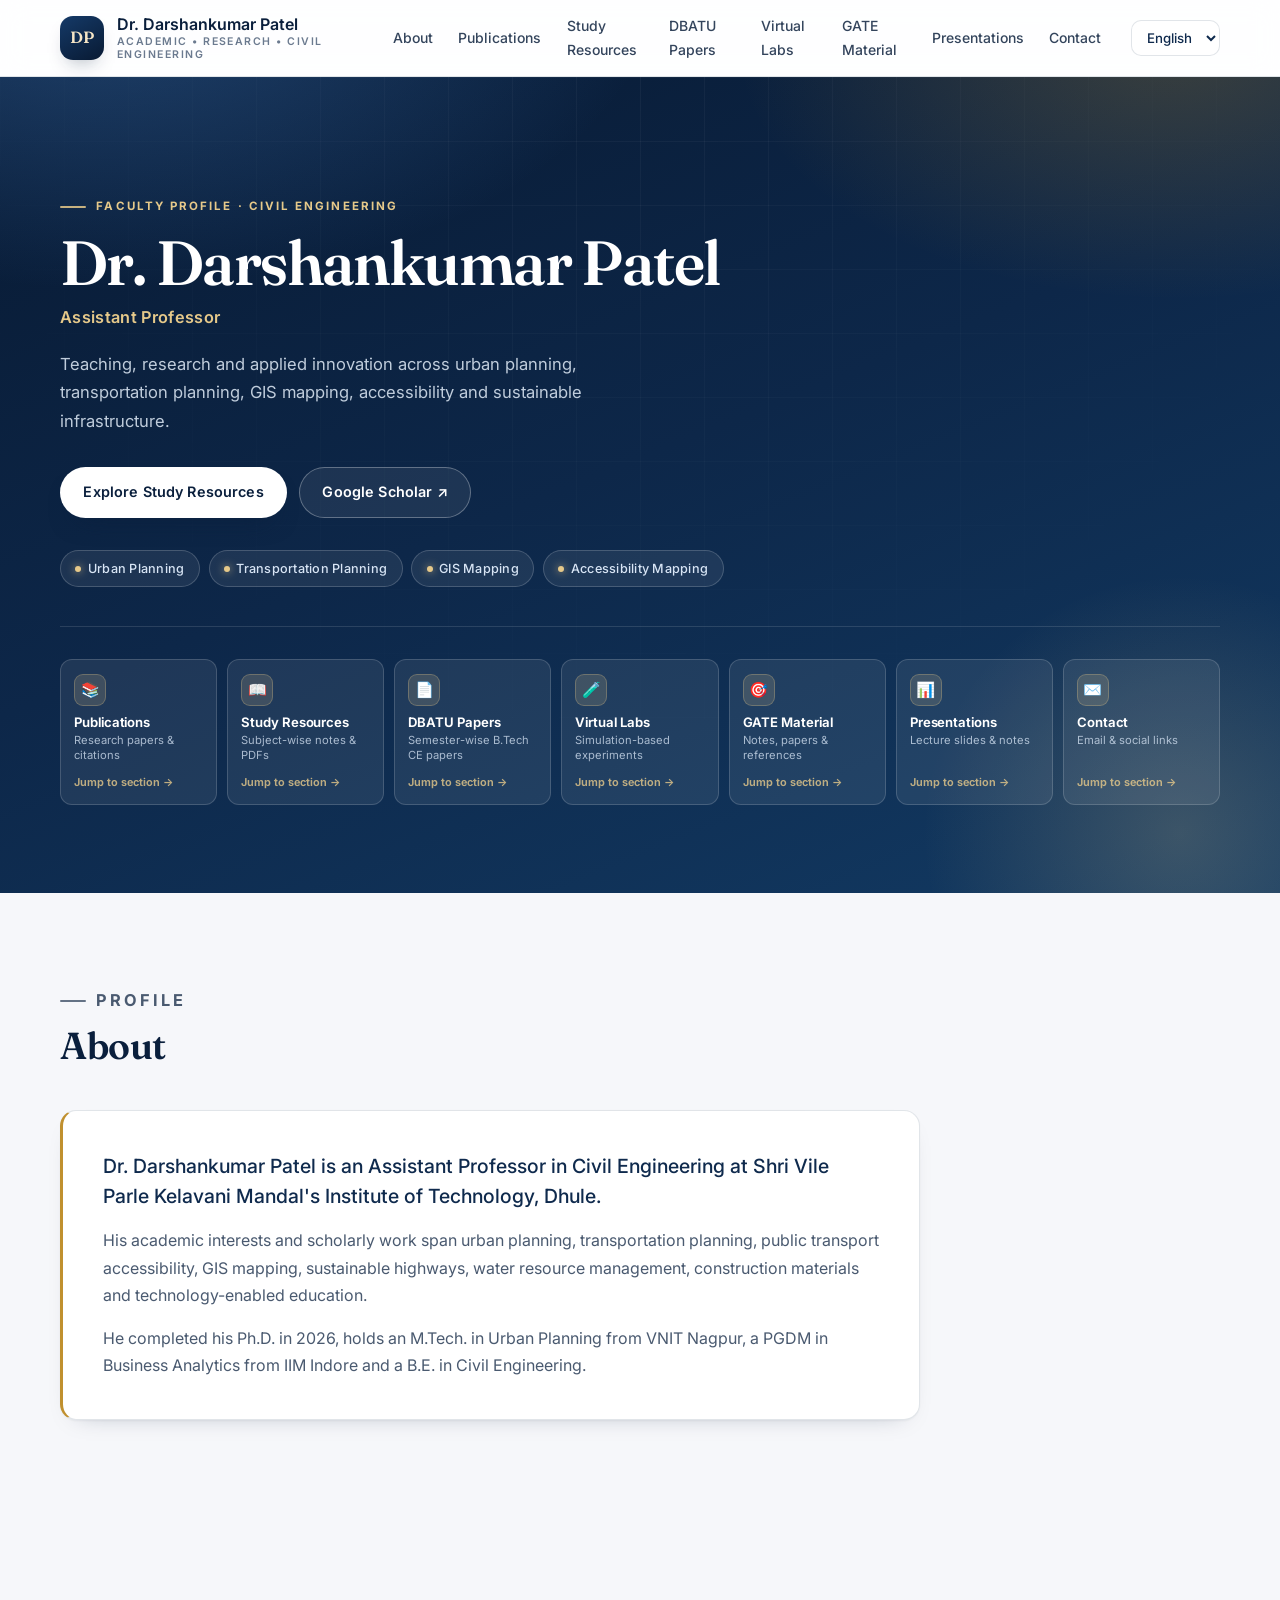
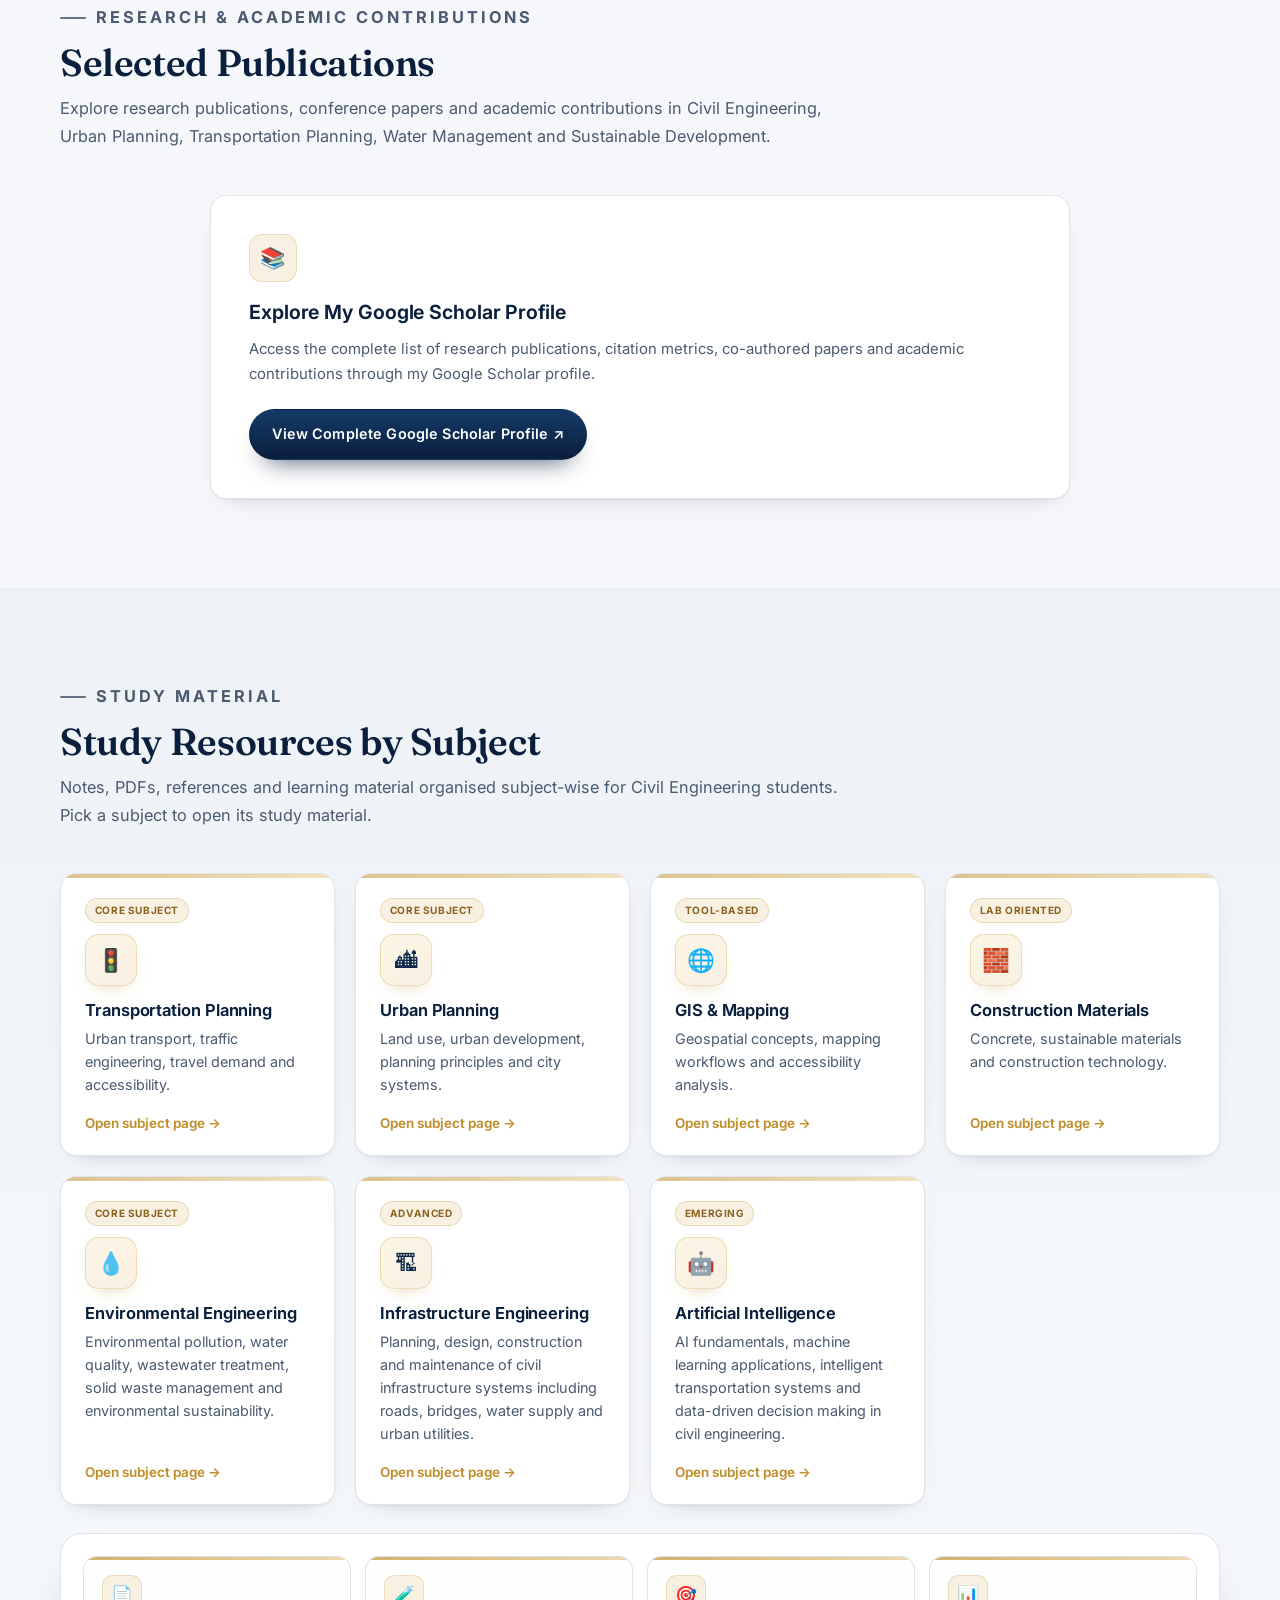
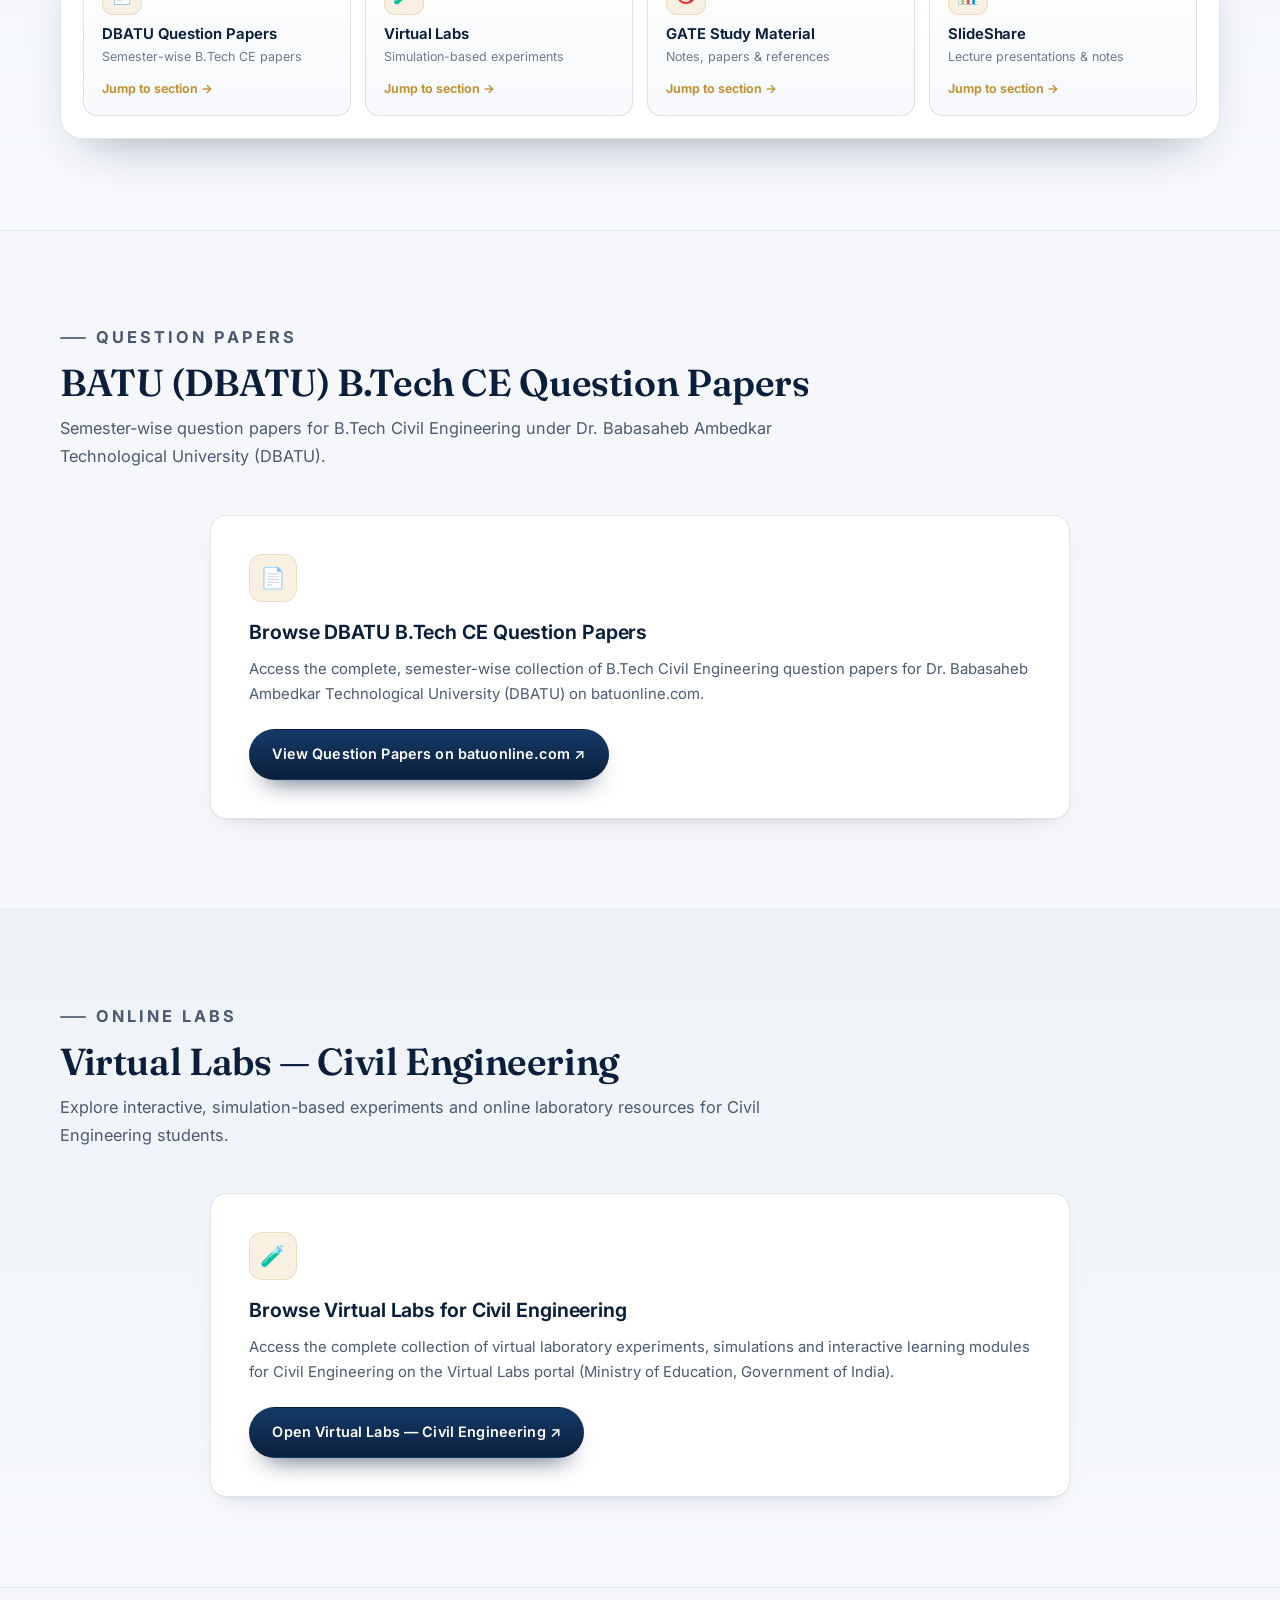
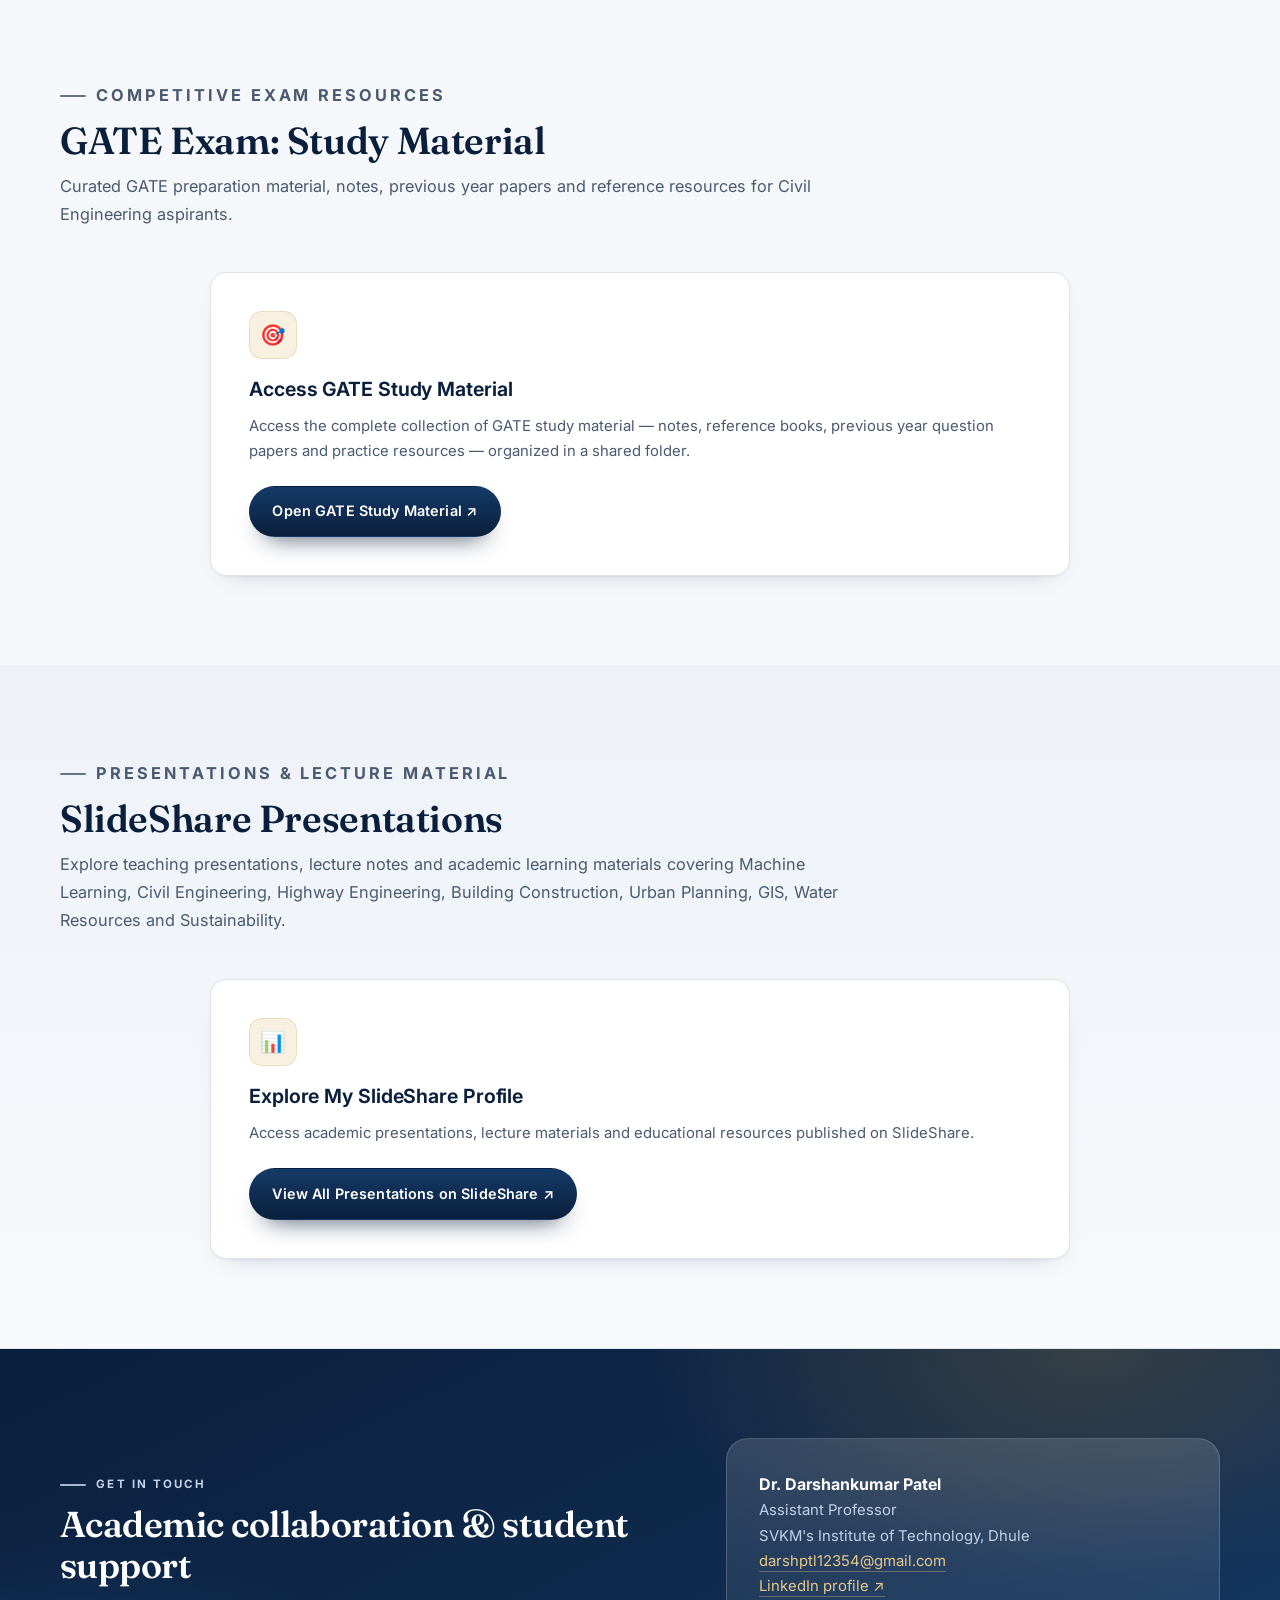
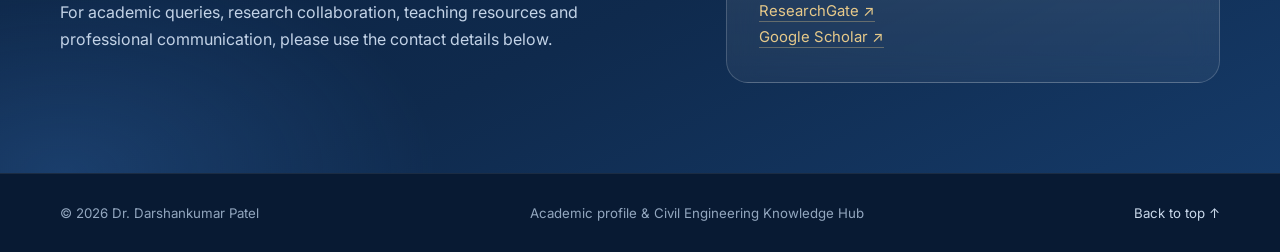
<file: index.html>
<!doctype html>
<html lang="en">
<head>
  <meta charset="utf-8">
  <meta name="viewport" content="width=device-width, initial-scale=1">
  <meta name="description" content="Academic profile, research, teaching resources and civil engineering knowledge hub of Dr. Darshankumar Patel.">
  <meta name="theme-color" content="#0a1f3c">
  <title>Dr. Darshankumar Patel | Civil Engineering Academic Profile</title>

  <link rel="icon" href="data:image/svg+xml,<svg xmlns='http://www.w3.org/2000/svg' viewBox='0 0 64 64'><rect width='64' height='64' rx='14' fill='%230a1f3c'/><text x='32' y='44' font-family='Georgia,serif' font-size='28' fill='%23e6c98a' text-anchor='middle'>DP</text></svg>">
  <link rel="preconnect" href="https://fonts.googleapis.com">
  <link rel="preconnect" href="https://fonts.gstatic.com" crossorigin>
  <link href="https://fonts.googleapis.com/css2?family=Fraunces:opsz,wght@9..144,500;9..144,600&family=Inter:wght@400;500;600;700&display=swap" rel="stylesheet">

  <style>
    /* ============================================================
       DESIGN TOKENS
       ============================================================ */
    :root{
      --navy-950:#081a33;
      --navy-900:#0a1f3c;
      --navy-800:#0f2a4d;
      --navy-700:#153a68;
      --gold:#c0902f;
      --gold-light:#e6c98a;
      --gold-soft:#f8f1e2;
      --ink:#101a2b;
      --slate:#4a5a70;
      --muted:#6b7a8f;
      --line:rgba(15,42,77,.12);
      --bg:#f6f7fa;
      --white:#ffffff;
      --radius-lg:22px;
      --radius:16px;
      --radius-sm:12px;
      --shadow-sm:0 1px 2px rgba(10,31,60,.05), 0 10px 24px -18px rgba(10,31,60,.35);
      --shadow-md:0 24px 48px -28px rgba(10,31,60,.45);
      --maxw:1160px;
      --serif:"Fraunces", ui-serif, Georgia, "Times New Roman", serif;
      --sans:"Inter", -apple-system, BlinkMacSystemFont, "Segoe UI", Roboto, Helvetica, Arial, sans-serif;
    }

    /* ============================================================
       BASE
       ============================================================ */
    *,*::before,*::after{box-sizing:border-box}
    html{scroll-behavior:smooth;-webkit-text-size-adjust:100%}
    body{
      margin:0;
      font-family:var(--sans);
      font-size:16px;
      line-height:1.7;
      color:var(--ink);
      background:var(--bg);
      -webkit-font-smoothing:antialiased;
      -moz-osx-font-smoothing:grayscale;
    }
    img{max-width:100%;display:block}
    a{color:var(--navy-700)}
    a:hover{color:var(--gold)}
    :focus-visible{
      outline:2px solid var(--gold);
      outline-offset:3px;
      border-radius:6px;
    }
    section[id]{scroll-margin-top:92px}

    .container{
      width:min(100% - 2.5rem, var(--maxw));
      margin-inline:auto;
    }
    .section{padding-block:clamp(56px, 7vw, 96px)}
    .section-soft{
      background:linear-gradient(180deg,#eef2f7 0%,#f7f9fc 100%);
      border-block:1px solid rgba(15,42,77,.06);
    }
    .section-dark{
      position:relative;
      overflow:hidden;
      color:#e8eef7;
      background:
        radial-gradient(720px 380px at 85% 0%, rgba(192,144,47,.22), transparent 62%),
        radial-gradient(620px 380px at 5% 100%, rgba(58,120,196,.28), transparent 60%),
        linear-gradient(155deg, var(--navy-900) 0%, var(--navy-800) 55%, var(--navy-700) 100%);
    }

    .skip-link{
      position:absolute;left:-9999px;top:0;z-index:100;
      background:var(--navy-900);color:#fff;padding:.7rem 1.1rem;border-radius:0 0 10px 0;
      font-size:.9rem;text-decoration:none;
    }
    .skip-link:focus{left:0}

    /* ============================================================
       TYPOGRAPHY HELPERS
       ============================================================ */
    .eyebrow{
      display:inline-flex;align-items:center;gap:.65rem;
      margin:0;
      font-size:.72rem;font-weight:700;
      letter-spacing:.18em;text-transform:uppercase;
      color:var(--gold);
    }
    .eyebrow::before{
      content:"";width:26px;height:2px;border-radius:2px;
      background:currentColor;opacity:.85;
    }
    .section-heading{max-width:780px;margin-bottom:clamp(28px,4vw,44px)}
    .section-heading h2{
      font-family:var(--serif);
      font-size:clamp(1.65rem, 3vw, 2.35rem);
      font-weight:600;
      line-height:1.15;
      letter-spacing:-.01em;
      color:var(--navy-900);
      margin:.55rem 0 .7rem;
    }
    .section-heading p{margin:0;color:var(--slate);font-size:1.02rem}
    .section-dark .section-heading h2,
    .section-dark h2{color:#fff}
    .section-dark .section-heading p{color:#c3d3e7}

    /* ============================================================
       HEADER / NAV
       ============================================================ */
    .site-header{
      position:sticky;top:0;z-index:50;
      background:rgba(255,255,255,.88);
      backdrop-filter:saturate(180%) blur(14px);
      -webkit-backdrop-filter:saturate(180%) blur(14px);
      border-bottom:1px solid var(--line);
    }
    .nav{
      position:relative;
      display:flex;align-items:center;gap:18px;
      min-height:76px;
    }
    .brand{
      display:flex;align-items:center;gap:.8rem;
      text-decoration:none;color:var(--navy-900);
      font-weight:600;font-size:1rem;line-height:1.2;
    }
    .brand:hover{color:var(--navy-900)}
    .brand-mark{
      display:grid;place-items:center;
      width:44px;height:44px;flex:0 0 44px;
      border-radius:13px;
      font-family:var(--serif);font-size:1.02rem;font-weight:600;letter-spacing:.02em;
      color:#f6e6c6;
      background:linear-gradient(150deg,var(--navy-700),var(--navy-950));
      box-shadow:0 10px 22px -14px rgba(10,31,60,.9);
    }
    .brand-text small{
      display:block;
      margin-top:.15rem;
      font-size:.66rem;font-weight:600;
      letter-spacing:.14em;text-transform:uppercase;
      color:var(--muted);
    }

    .nav-links{
      display:flex;align-items:center;gap:2px;
      margin-left:auto;
    }
    .nav-links a{
      padding:.5rem .72rem;
      border-radius:9px;
      font-size:.875rem;font-weight:500;
      color:#33445c;text-decoration:none;
      transition:background-color .16s ease, color .16s ease;
    }
    .nav-links a:hover{background:rgba(15,42,77,.07);color:var(--navy-900)}
    .nav-links a[aria-current="page"]{color:var(--navy-900);font-weight:600}

    .language-select{
      padding:.48rem .7rem;
      border-radius:10px;
      border:1px solid var(--line);
      background:#fff;
      font:inherit;font-size:.83rem;font-weight:500;
      color:var(--navy-800);
      cursor:pointer;
      transition:border-color .16s ease, box-shadow .16s ease;
    }
    .language-select:hover{border-color:rgba(192,144,47,.55)}
    .menu-toggle{
      display:none;
      align-items:center;justify-content:center;
      width:44px;height:44px;
      border-radius:12px;
      border:1px solid var(--line);
      background:#fff;
      color:var(--navy-900);
      font-size:1.15rem;line-height:1;
      cursor:pointer;
      transition:background-color .16s ease, border-color .16s ease;
    }
    .menu-toggle:hover{background:#f1f5fa;border-color:rgba(192,144,47,.5)}

    /* ============================================================
       HERO
       ============================================================ */
    .hero{
      position:relative;
      overflow:hidden;
      padding-block:clamp(64px, 9vw, 112px) clamp(56px, 7vw, 88px);
      color:#fff;
      background:
        radial-gradient(900px 500px at 8% -12%, rgba(74,138,214,.38), transparent 62%),
        radial-gradient(760px 440px at 92% -4%, rgba(192,144,47,.26), transparent 58%),
        linear-gradient(158deg, #081a33 0%, #0d2749 48%, #123a63 100%);
    }
    .hero::before{
      content:"";
      position:absolute;inset:0;
      background-image:
        linear-gradient(rgba(255,255,255,.045) 1px, transparent 1px),
        linear-gradient(90deg, rgba(255,255,255,.045) 1px, transparent 1px);
      background-size:64px 64px;
      mask-image:radial-gradient(circle at 50% 0%, #000 0%, transparent 72%);
      -webkit-mask-image:radial-gradient(circle at 50% 0%, #000 0%, transparent 72%);
      pointer-events:none;
    }
    .hero::after{
      content:"";
      position:absolute;
      width:520px;height:520px;
      right:-160px;bottom:-200px;
      border-radius:50%;
      background:radial-gradient(circle,rgba(230,201,138,.20),transparent 70%);
      pointer-events:none;
    }
    .hero-grid{
      position:relative;
      z-index:1;
      max-width:820px;
    }
    .hero .eyebrow{color:var(--gold-light)}
    .hero h1{
      font-family:var(--serif);
      font-size:clamp(2.3rem, 5.2vw, 3.9rem);
      font-weight:600;
      line-height:1.04;
      letter-spacing:-.025em;
      margin:.9rem 0 .5rem;
      color:#fff;
    }
    .role{
      margin:0;
      font-size:1.02rem;font-weight:600;letter-spacing:.02em;
      color:var(--gold-light);
    }
    .hero-copy{
      max-width:60ch;
      margin:1.15rem 0 0;
      font-size:1.04rem;
      color:rgba(226,237,249,.84);
    }
    .hero-actions{
      display:flex;flex-wrap:wrap;gap:.75rem;
      margin-top:2rem;
    }
    .hero-tags{
      display:flex;flex-wrap:wrap;gap:.55rem;
      margin:2rem 0 0;padding:0;list-style:none;
    }
    .hero-tags li{
      display:inline-flex;align-items:center;gap:.4rem;
      padding:.42rem .9rem;
      border-radius:999px;
      border:1px solid rgba(255,255,255,.18);
      background:rgba(255,255,255,.07);
      font-size:.79rem;font-weight:500;letter-spacing:.02em;
      color:#d8e5f5;
    }
    .hero-tags li::before{
      content:"";
      width:6px;height:6px;border-radius:50%;
      background:var(--gold-light);
      box-shadow:0 0 8px rgba(230,201,138,.85);
    }

    /* ============================================================
       HERO SECTION NAV (jump-to-section cards)
       ============================================================ */
    .hero-nav{
      position:relative;
      z-index:1;
      display:grid;
      grid-template-columns:repeat(7, minmax(0,1fr));
      gap:10px;
      margin-top:2.4rem;
      padding-top:2rem;
      border-top:1px solid rgba(255,255,255,.12);
    }
    .hero-nav-card{
      display:flex;flex-direction:column;
      padding:14px 13px 12px;
      border-radius:12px;
      background:rgba(255,255,255,.08);
      border:1px solid rgba(255,255,255,.16);
      text-decoration:none;color:inherit;
      transition:transform .18s ease, background-color .18s ease,
                 border-color .18s ease, box-shadow .18s ease;
    }
    .hero-nav-card:hover{
      transform:translateY(-3px);
      background:rgba(255,255,255,.16);
      border-color:rgba(230,201,138,.5);
      box-shadow:0 18px 30px -20px rgba(0,0,0,.6);
    }
    .hero-nav-icon{
      display:grid;place-items:center;
      width:32px;height:32px;
      margin-bottom:8px;
      border-radius:9px;
      font-size:.95rem;line-height:1;
      background:rgba(230,201,138,.16);
      border:1px solid rgba(230,201,138,.28);
    }
    .hero-nav-card h3{
      margin:0 0 .15rem;
      font-size:.82rem;font-weight:650;
      color:#fff;line-height:1.25;letter-spacing:-.005em;
    }
    .hero-nav-card p{
      margin:0;font-size:.7rem;line-height:1.4;
      color:rgba(216,229,245,.75);
    }
    .hero-nav-card .arrow{
      margin-top:auto;padding-top:.6rem;
      font-size:.68rem;font-weight:650;
      color:var(--gold-light);
      opacity:.8;
      transition:transform .18s ease, opacity .18s ease;
    }
    .hero-nav-card:hover .arrow{transform:translateX(3px);opacity:1}

    /* ============================================================
       BUTTONS
       ============================================================ */
    .button{
      display:inline-flex;align-items:center;justify-content:center;gap:.5rem;
      padding:.78rem 1.4rem;
      border-radius:999px;
      border:1px solid transparent;
      font-family:var(--sans);font-size:.9rem;font-weight:600;letter-spacing:.01em;
      text-decoration:none;cursor:pointer;
      transition:transform .18s ease, box-shadow .18s ease, background-color .18s ease,
                 color .18s ease, border-color .18s ease;
    }
    .button.primary{
      background:linear-gradient(180deg,var(--navy-700),var(--navy-900));
      color:#fff;
      box-shadow:0 14px 26px -16px rgba(10,31,60,.95);
    }
    .button.primary:hover{
      transform:translateY(-2px);
      box-shadow:0 20px 32px -18px rgba(10,31,60,1);
      color:#fff;
    }
    .button.secondary{
      background:#fff;
      color:var(--navy-800);
      border-color:var(--line);
    }
    .button.secondary:hover{
      transform:translateY(-2px);
      color:var(--navy-900);
      border-color:rgba(192,144,47,.6);
      box-shadow:var(--shadow-sm);
    }
    .hero .button.primary{background:#fff;color:var(--navy-900)}
    .hero .button.primary:hover{background:#fdf8ee}
    .hero .button.secondary{
      background:rgba(255,255,255,.07);
      color:#fff;
      border-color:rgba(255,255,255,.3);
    }
    .hero .button.secondary:hover{background:rgba(255,255,255,.16);color:#fff}

    /* ============================================================
       ABOUT
       ============================================================ */
    .about-profile{
      max-width:860px;
      padding:clamp(26px, 3.4vw, 40px);
      background:#fff;
      border:1px solid var(--line);
      border-left:3px solid var(--gold);
      border-radius:var(--radius);
      box-shadow:var(--shadow-sm);
    }
    .about-profile p{margin:0 0 1rem;color:var(--slate)}
    .about-profile p:last-child{margin-bottom:0}
    .about-profile .lead{
      font-size:clamp(1.08rem, 1.6vw, 1.22rem);
      font-weight:500;
      line-height:1.55;
      color:var(--navy-800);
    }

    /* ============================================================
       CARDS
       ============================================================ */
    .topic-card{
      position:relative;
      padding:26px;
      background:#fff;
      border:1px solid var(--line);
      border-radius:var(--radius);
      box-shadow:var(--shadow-sm);
      transition:transform .2s ease, box-shadow .2s ease, border-color .2s ease;
    }
    .topic-card:hover{
      transform:translateY(-3px);
      box-shadow:var(--shadow-md);
      border-color:rgba(192,144,47,.38);
    }
    .topic-icon{
      display:grid;place-items:center;
      width:48px;height:48px;
      margin-bottom:14px;
      border-radius:13px;
      font-size:1.28rem;line-height:1;
      color:var(--navy-800);
      background:var(--gold-soft);
      border:1px solid rgba(192,144,47,.22);
    }
    .topic-card h3{
      margin:0 0 .45rem;
      font-family:var(--sans);
      font-size:1.03rem;font-weight:650;letter-spacing:-.005em;
      color:var(--navy-900);
    }
    .topic-card p{margin:0;font-size:.93rem;line-height:1.65;color:var(--slate)}

    /* ============================================================
       SCHOLAR / SLIDESHARE PANELS
       ============================================================ */
    .scholar-panel,
    .slideshare-panel{
      max-width:860px;
      margin-inline:auto;
      padding:clamp(24px, 3.4vw, 38px);
    }
    .scholar-panel h3,
    .slideshare-panel h3{
      font-size:1.22rem;
      margin-bottom:.5rem;
    }
    .scholar-panel > p,
    .slideshare-panel > p{margin-bottom:1.4rem}

    /* ============================================================
       FORM CONTROLS
       ============================================================ */
    input[type="search"],
    input[type="number"]{
      width:100%;
      padding:.78rem 1rem;
      border-radius:var(--radius-sm);
      border:1px solid rgba(15,42,77,.18);
      background:#fff;
      font:inherit;font-size:.94rem;
      color:var(--ink);
      transition:border-color .16s ease, box-shadow .16s ease;
    }
    input[type="search"]::placeholder{color:#8b98a9}
    input[type="search"]:focus,
    input[type="number"]:focus{
      outline:none;
      border-color:var(--gold);
      box-shadow:0 0 0 3px rgba(192,144,47,.18);
    }

    /* ============================================================
       STUDY RESOURCES — subject cards
       ============================================================ */
    .cards{
      display:grid;
      grid-template-columns:repeat(auto-fit, minmax(258px, 1fr));
      gap:20px;
    }
    .subject-card{
      position:relative;
      display:flex;flex-direction:column;height:100%;
      padding:24px 24px 20px;
      background:#fff;
      border:1px solid var(--line);
      border-radius:var(--radius);
      box-shadow:var(--shadow-sm);
      text-decoration:none;color:inherit;
      overflow:hidden;
      transition:transform .22s ease, box-shadow .22s ease, border-color .22s ease;
    }
    .subject-card::before{
      content:"";
      position:absolute;inset:0 0 auto;
      height:4px;
      background:linear-gradient(90deg,var(--gold),var(--gold-light));
      opacity:.55;
      transition:opacity .22s ease;
    }
    .subject-card:hover{
      transform:translateY(-4px);
      box-shadow:var(--shadow-md);
      border-color:rgba(192,144,47,.4);
    }
    .subject-card:hover::before{opacity:1}
    .subject-icon{
      display:grid;place-items:center;
      width:52px;height:52px;
      margin-bottom:14px;
      border-radius:14px;
      font-size:1.4rem;line-height:1;
      color:var(--navy-800);
      background:linear-gradient(145deg,#fdf6e6,var(--gold-soft));
      border:1px solid rgba(192,144,47,.25);
      box-shadow:0 8px 18px -12px rgba(192,144,47,.6);
    }
    .subject-card h3{
      margin:0 0 .35rem;
      font-size:1.03rem;font-weight:650;letter-spacing:-.005em;
      color:var(--navy-900);line-height:1.3;
    }
    .subject-card p{
      margin:0;font-size:.9rem;line-height:1.6;color:var(--slate);
    }
    .subject-card .tag{
      display:inline-flex;align-items:center;gap:.3rem;
      align-self:flex-start;
      margin:0 0 .7rem;
      padding:.18rem .55rem;
      border-radius:999px;
      background:var(--gold-soft);
      border:1px solid rgba(192,144,47,.28);
      font-size:.63rem;font-weight:700;letter-spacing:.06em;text-transform:uppercase;
      color:#8a6120;
    }
    .subject-card .go{
      margin-top:auto;padding-top:1rem;
      display:flex;align-items:center;gap:.35rem;
      font-size:.84rem;font-weight:650;
      color:var(--gold);
      transition:transform .18s ease;
    }
    .subject-card:hover .go{transform:translateX(4px)}

    /* ============================================================
       QUICK GRID (inline, used inside STUDY MATERIAL section)
       ============================================================ */
    .quick-grid{
      display:grid;
      grid-template-columns:repeat(4, minmax(0,1fr));
      gap:14px;
      padding:clamp(16px, 2vw, 22px);
      background:#fff;
      border:1px solid var(--line);
      border-radius:var(--radius-lg);
      box-shadow:var(--shadow-md);
    }
    .quick-card{
      display:flex;flex-direction:column;
      padding:18px 18px 16px;
      border-radius:14px;
      background:linear-gradient(180deg,#fbfcfe 0%,#f4f7fb 100%);
      border:1px solid var(--line);
      text-decoration:none;color:inherit;
      transition:transform .2s ease, border-color .2s ease, box-shadow .2s ease, background .2s ease;
      position:relative;
      overflow:hidden;
    }
    .quick-card::before{
      content:"";
      position:absolute;inset:0 0 auto;
      height:3px;
      background:linear-gradient(90deg,var(--gold),var(--gold-light));
      opacity:.7;
      transition:opacity .2s ease;
    }
    .quick-card:hover{
      transform:translateY(-3px);
      border-color:rgba(192,144,47,.42);
      box-shadow:var(--shadow-sm);
      background:linear-gradient(180deg,#fff 0%,#fbfcfe 100%);
    }
    .quick-card:hover::before{opacity:1}
    .quick-icon{
      display:grid;place-items:center;
      width:40px;height:40px;
      margin-bottom:10px;
      border-radius:11px;
      font-size:1.1rem;line-height:1;
      background:var(--gold-soft);
      border:1px solid rgba(192,144,47,.22);
    }
    .quick-card h3{
      margin:0 0 .25rem;
      font-size:.93rem;font-weight:650;
      color:var(--navy-900);letter-spacing:-.005em;
      line-height:1.3;
    }
    .quick-card p{
      margin:0;font-size:.78rem;line-height:1.5;
      color:var(--muted);
    }
    .quick-card .arrow{
      margin-top:auto;padding-top:.7rem;
      font-size:.78rem;font-weight:650;
      color:var(--gold);
      transition:transform .18s ease;
    }
    .quick-card:hover .arrow{transform:translateX(4px)}

    .quick-grid-inline{margin-top:28px}
    .quick-grid-inline .quick-card{
      background:linear-gradient(180deg,#ffffff 0%,#f7f9fc 100%);
    }

    /* ============================================================
       CONTACT
       ============================================================ */
    .contact-grid{
      display:grid;
      grid-template-columns:minmax(0,1.05fr) minmax(0,.85fr);
      gap:clamp(28px, 4.5vw, 56px);
      align-items:center;
    }
    .contact-grid h2{
      font-family:var(--serif);
      font-size:clamp(1.6rem, 3vw, 2.25rem);
      font-weight:600;line-height:1.15;letter-spacing:-.015em;
      margin:.55rem 0 .8rem;color:#fff;
    }
    .contact-grid > div > p{max-width:56ch;margin:0;color:#c3d3e7}
    .contact-card{
      padding:clamp(24px, 3.2vw, 32px);
      border-radius:var(--radius-lg);
      background:linear-gradient(180deg, rgba(255,255,255,.14), rgba(255,255,255,.05));
      border:1px solid rgba(255,255,255,.18);
      backdrop-filter:blur(14px);
      -webkit-backdrop-filter:blur(14px);
    }
    .contact-card p{margin:0 0 .65rem;font-size:.93rem;color:#dbe6f4}
    .contact-card p:last-child{margin-bottom:0}
    .contact-card b{color:#fff;font-size:1rem}
    .contact-card a{
      color:var(--gold-light);text-decoration:none;
      border-bottom:1px solid rgba(230,201,138,.35);
      padding-bottom:1px;
    }
    .contact-card a:hover{color:#fff;border-bottom-color:#fff}

    /* ============================================================
       FOOTER
       ============================================================ */
    .footer{
      background:var(--navy-950);
      color:#93a7bf;
      border-top:1px solid rgba(255,255,255,.08);
    }
    .footer-inner{
      display:flex;flex-wrap:wrap;gap:.75rem 1.5rem;
      align-items:center;justify-content:space-between;
      padding-block:28px;
      font-size:.83rem;
    }
    .footer a{color:#c9d8ea;text-decoration:none}
    .footer a:hover{color:var(--gold-light)}

    /* ============================================================
       SCROLL REVEAL
       ============================================================ */
    [data-reveal]{
      opacity:0;
      transform:translateY(18px);
      transition:opacity .6s ease, transform .6s cubic-bezier(.2,.7,.3,1);
      will-change:opacity, transform;
    }
    [data-reveal].revealed{opacity:1;transform:none}

    /* ============================================================
       RESPONSIVE
       ============================================================ */
    @media (max-width: 1040px){
      .nav-links a{padding:.5rem .55rem;font-size:.84rem}
      .hero-nav{grid-template-columns:repeat(4, minmax(0,1fr))}
      .quick-grid{grid-template-columns:repeat(2, minmax(0,1fr))}
    }

    @media (max-width: 980px){
      .menu-toggle{display:inline-flex;margin-left:auto}
      .nav-links{
        position:absolute;
        top:100%;left:0;right:0;
        display:none;
        flex-direction:column;
        align-items:stretch;
        gap:2px;
        margin-left:0;
        padding:10px 16px 18px;
        background:#fff;
        border-bottom:1px solid var(--line);
        box-shadow:0 26px 44px -30px rgba(10,31,60,.55);
      }
      .nav-links.open,
      .nav-links.active,
      .nav-links.show{display:flex}
      .nav-links a{padding:.72rem .8rem;font-size:.92rem}
      .language-select{margin-left:0}

      .contact-grid{grid-template-columns:1fr}
    }

    @media (max-width: 640px){
      .brand-text small{display:none}
      .section-heading p{font-size:.97rem}
      .scholar-panel,
      .slideshare-panel{padding:22px}
      .footer-inner{justify-content:flex-start}
      .hero-nav{grid-template-columns:repeat(2, minmax(0,1fr));gap:8px;margin-top:1.9rem;padding-top:1.6rem}
      .hero-nav-card{padding:12px 11px 10px}
      .quick-grid{grid-template-columns:1fr;gap:10px}
    }

    @media (max-width: 480px){
      .hero-tags li{font-size:.74rem;padding:.38rem .75rem}
      .button{width:100%}
      .hero-actions .button{width:100%}
    }

    @media (prefers-reduced-motion: reduce){
      html{scroll-behavior:auto}
      *,*::before,*::after{
        animation-duration:.001ms !important;
        transition-duration:.001ms !important;
      }
      [data-reveal]{opacity:1;transform:none}
    }
  </style>
</head>
<body>
<a class="skip-link" href="#home">Skip to main content</a>

<header class="site-header">
  <nav class="nav container" aria-label="Main navigation">
    <a class="brand" href="#home">
      <span class="brand-mark" aria-hidden="true">DP</span>
      <span class="brand-text">Dr. Darshankumar Patel<small>Academic • Research • Civil Engineering</small></span>
    </a>
    <button class="menu-toggle" id="menuToggle" aria-label="Open navigation" aria-expanded="false" aria-controls="navLinks">☰</button>
    <div class="nav-links" id="navLinks">
      <a href="#about" data-en="About" data-mr="परिचय" data-hi="परिचय">About</a>
      <a href="#publications" data-en="Publications" data-mr="प्रकाशने" data-hi="प्रकाशन">Publications</a>
      <a href="#teaching" data-en="Study Resources" data-mr="अभ्यास साहित्य" data-hi="अध्ययन सामग्री">Study Resources</a>
      <a href="#dbatu-papers" data-en="DBATU Papers" data-mr="DBATU प्रश्नपत्रिका" data-hi="DBATU प्रश्नपत्र">DBATU Papers</a>
      <a href="#virtual-labs" data-en="Virtual Labs" data-mr="व्हर्च्युअल लॅब्स" data-hi="वर्चुअल लैब्स">Virtual Labs</a>
      <a href="#gate-material" data-en="GATE Material" data-mr="GATE साहित्य" data-hi="GATE सामग्री">GATE Material</a>
      <a href="#presentations">Presentations</a>
      <a href="#contact" data-en="Contact" data-mr="संपर्क" data-hi="संपर्क">Contact</a>
    </div>
    <select id="languageSelect" class="language-select" aria-label="Select language">
      <option value="en">English</option>
      <option value="mr">मराठी</option>
      <option value="hi">हिन्दी</option>
    </select>
  </nav>
</header>

<main>
  <!-- ================= HERO ================= -->
  <section class="hero" id="home">
    <div class="container">
      <div class="hero-grid">
        <p class="eyebrow" data-en="Faculty Profile · Civil Engineering" data-mr="प्राध्यापक परिचय · स्थापत्य अभियांत्रिकी" data-hi="संकाय प्रोफ़ाइल · सिविल इंजीनियरिंग">Faculty Profile · Civil Engineering</p>
        <h1>Dr. Darshankumar Patel</h1>
        <p class="role">Assistant Professor</p>
        <p class="hero-copy" data-en="Teaching, research and applied innovation across urban planning, transportation planning, GIS mapping, accessibility and sustainable infrastructure." data-mr="नगर नियोजन, वाहतूक नियोजन, GIS मॅपिंग, सुलभता आणि शाश्वत पायाभूत सुविधांमध्ये अध्यापन, संशोधन आणि उपयोजित नवकल्पना." data-hi="शहरी नियोजन, परिवहन नियोजन, GIS मैपिंग, सुगम्यता और सतत अवसंरचना में शिक्षण, अनुसंधान और अनुप्रयुक्त नवाचार।">Teaching, research and applied innovation across urban planning, transportation planning, GIS mapping, accessibility and sustainable infrastructure.</p>
        <div class="hero-actions">
          <a class="button primary" href="#teaching">Explore Study Resources</a>
          <a class="button secondary" href="https://scholar.google.com/citations?user=9vklDj0AAAAJ&amp;hl=en" target="_blank" rel="noopener">Google Scholar ↗</a>
        </div>
        <ul class="hero-tags">
          <li>Urban Planning</li>
          <li>Transportation Planning</li>
          <li>GIS Mapping</li>
          <li>Accessibility Mapping</li>
        </ul>
      </div>

      <!-- Section navigation (jump to section cards) -->
      <nav class="hero-nav" aria-label="Jump to section">
        <a class="hero-nav-card" href="#publications">
          <span class="hero-nav-icon" aria-hidden="true">📚</span>
          <h3>Publications</h3>
          <p>Research papers &amp; citations</p>
          <span class="arrow">Jump to section →</span>
        </a>
        <a class="hero-nav-card" href="#teaching">
          <span class="hero-nav-icon" aria-hidden="true">📖</span>
          <h3>Study Resources</h3>
          <p>Subject-wise notes &amp; PDFs</p>
          <span class="arrow">Jump to section →</span>
        </a>
        <a class="hero-nav-card" href="#dbatu-papers">
          <span class="hero-nav-icon" aria-hidden="true">📄</span>
          <h3>DBATU Papers</h3>
          <p>Semester-wise B.Tech CE papers</p>
          <span class="arrow">Jump to section →</span>
        </a>
        <a class="hero-nav-card" href="#virtual-labs">
          <span class="hero-nav-icon" aria-hidden="true">🧪</span>
          <h3>Virtual Labs</h3>
          <p>Simulation-based experiments</p>
          <span class="arrow">Jump to section →</span>
        </a>
        <a class="hero-nav-card" href="#gate-material">
          <span class="hero-nav-icon" aria-hidden="true">🎯</span>
          <h3>GATE Material</h3>
          <p>Notes, papers &amp; references</p>
          <span class="arrow">Jump to section →</span>
        </a>
        <a class="hero-nav-card" href="#presentations">
          <span class="hero-nav-icon" aria-hidden="true">📊</span>
          <h3>Presentations</h3>
          <p>Lecture slides &amp; notes</p>
          <span class="arrow">Jump to section →</span>
        </a>
        <a class="hero-nav-card" href="#contact">
          <span class="hero-nav-icon" aria-hidden="true">✉️</span>
          <h3>Contact</h3>
          <p>Email &amp; social links</p>
          <span class="arrow">Jump to section →</span>
        </a>
      </nav>
    </div>
  </section>

  <!-- ================= ABOUT ================= -->
  <section class="section container" id="about">
    <div class="section-heading" data-reveal>
      <p class="eyebrow">Profile</p>
      <h2>About</h2>
    </div>
    <div class="about-profile" data-reveal>
      <p class="lead">Dr. Darshankumar Patel is an Assistant Professor in Civil Engineering at Shri Vile Parle Kelavani Mandal's Institute of Technology, Dhule.</p>
      <p>His academic interests and scholarly work span urban planning, transportation planning, public transport accessibility, GIS mapping, sustainable highways, water resource management, construction materials and technology-enabled education.</p>
      <p>He completed his Ph.D. in 2026, holds an M.Tech. in Urban Planning from VNIT Nagpur, a PGDM in Business Analytics from IIM Indore and a B.E. in Civil Engineering.</p>
    </div>
  </section>

  <!-- ================= PUBLICATIONS ================= -->
  <section class="section container" id="publications">
    <div class="section-heading" data-reveal>
      <p class="eyebrow">Research &amp; Academic Contributions</p>
      <h2>Selected Publications</h2>
      <p>Explore research publications, conference papers and academic contributions in Civil Engineering, Urban Planning, Transportation Planning, Water Management and Sustainable Development.</p>
    </div>

    <div class="topic-card scholar-panel" data-reveal>
      <div class="topic-icon" aria-hidden="true">📚</div>
      <h3>Explore My Google Scholar Profile</h3>
      <p>Access the complete list of research publications, citation metrics, co-authored papers and academic contributions through my Google Scholar profile.</p>
      <a class="button primary" href="https://scholar.google.com/citations?user=9vklDj0AAAAJ&amp;hl=en" target="_blank" rel="noopener">View Complete Google Scholar Profile ↗</a>
    </div>
  </section>

  <!-- ================= STUDY RESOURCES ================= -->
  <section class="section section-soft" id="teaching">
    <div class="container">
      <div class="section-heading" data-reveal>
        <p class="eyebrow">Study Material</p>
        <h2>Study Resources by Subject</h2>
        <p>Notes, PDFs, references and learning material organised subject-wise for Civil Engineering students. Pick a subject to open its study material.</p>
      </div>

      <div class="cards" data-reveal>
        <a class="subject-card" href="resources/transportation-planning.html">
          <span class="tag">Core Subject</span>
          <div class="subject-icon" aria-hidden="true">🚦</div>
          <h3>Transportation Planning</h3>
          <p>Urban transport, traffic engineering, travel demand and accessibility.</p>
          <span class="go">Open subject page →</span>
        </a>
        <a class="subject-card" href="resources/urban-planning.html">
          <span class="tag">Core Subject</span>
          <div class="subject-icon" aria-hidden="true">🏙</div>
          <h3>Urban Planning</h3>
          <p>Land use, urban development, planning principles and city systems.</p>
          <span class="go">Open subject page →</span>
        </a>
        <a class="subject-card" href="resources/gis-mapping.html">
          <span class="tag">Tool-Based</span>
          <div class="subject-icon" aria-hidden="true">🌐</div>
          <h3>GIS &amp; Mapping</h3>
          <p>Geospatial concepts, mapping workflows and accessibility analysis.</p>
          <span class="go">Open subject page →</span>
        </a>
        <a class="subject-card" href="resources/construction-materials.html">
          <span class="tag">Lab Oriented</span>
          <div class="subject-icon" aria-hidden="true">🧱</div>
          <h3>Construction Materials</h3>
          <p>Concrete, sustainable materials and construction technology.</p>
          <span class="go">Open subject page →</span>
        </a>
        <a class="subject-card" href="resources/environmental-engineering.html">
          <span class="tag">Core Subject</span>
          <div class="subject-icon" aria-hidden="true">💧</div>
          <h3>Environmental Engineering</h3>
          <p>Environmental pollution, water quality, wastewater treatment, solid waste management and environmental sustainability.</p>
          <span class="go">Open subject page →</span>
        </a>
        <a class="subject-card" href="resources/infrastructure-engineering.html">
          <span class="tag">Advanced</span>
          <div class="subject-icon" aria-hidden="true">🏗</div>
          <h3>Infrastructure Engineering</h3>
          <p>Planning, design, construction and maintenance of civil infrastructure systems including roads, bridges, water supply and urban utilities.</p>
          <span class="go">Open subject page →</span>
        </a>
        <a class="subject-card" href="resources/artificial-intelligence.html">
          <span class="tag">Emerging</span>
          <div class="subject-icon" aria-hidden="true">🤖</div>
          <h3>Artificial Intelligence</h3>
          <p>AI fundamentals, machine learning applications, intelligent transportation systems and data-driven decision making in civil engineering.</p>
          <span class="go">Open subject page →</span>
        </a>
      </div>

      <!-- More study material shortcuts -->
      <div class="quick-grid quick-grid-inline" data-reveal>
        <a class="quick-card" href="#dbatu-papers">
          <span class="quick-icon" aria-hidden="true">📄</span>
          <h3>DBATU Question Papers</h3>
          <p>Semester-wise B.Tech CE papers</p>
          <span class="arrow">Jump to section →</span>
        </a>
        <a class="quick-card" href="#virtual-labs">
          <span class="quick-icon" aria-hidden="true">🧪</span>
          <h3>Virtual Labs</h3>
          <p>Simulation-based experiments</p>
          <span class="arrow">Jump to section →</span>
        </a>
        <a class="quick-card" href="#gate-material">
          <span class="quick-icon" aria-hidden="true">🎯</span>
          <h3>GATE Study Material</h3>
          <p>Notes, papers &amp; references</p>
          <span class="arrow">Jump to section →</span>
        </a>
        <a class="quick-card" href="#presentations">
          <span class="quick-icon" aria-hidden="true">📊</span>
          <h3>SlideShare</h3>
          <p>Lecture presentations &amp; notes</p>
          <span class="arrow">Jump to section →</span>
        </a>
      </div>
    </div>
  </section>

  <!-- ================= DBATU QUESTION PAPERS ================= -->
  <section class="section container" id="dbatu-papers">
    <div class="section-heading" data-reveal>
      <p class="eyebrow">Question Papers</p>
      <h2>BATU (DBATU) B.Tech CE Question Papers</h2>
      <p>Semester-wise question papers for B.Tech Civil Engineering under Dr. Babasaheb Ambedkar Technological University (DBATU).</p>
    </div>

    <div class="topic-card scholar-panel" data-reveal>
      <div class="topic-icon" aria-hidden="true">📄</div>
      <h3>Browse DBATU B.Tech CE Question Papers</h3>
      <p>Access the complete, semester-wise collection of B.Tech Civil Engineering question papers for Dr. Babasaheb Ambedkar Technological University (DBATU) on batuonline.com.</p>
      <a class="button primary" href="https://www.batuonline.com/btech-ce-question-papers.html#semester" target="_blank" rel="noopener">View Question Papers on batuonline.com ↗</a>
    </div>
  </section>

  <!-- ================= VIRTUAL LABS ================= -->
  <section class="section section-soft" id="virtual-labs">
    <div class="container">
      <div class="section-heading" data-reveal>
        <p class="eyebrow">Online Labs</p>
        <h2>Virtual Labs — Civil Engineering</h2>
        <p>Explore interactive, simulation-based experiments and online laboratory resources for Civil Engineering students.</p>
      </div>

      <div class="topic-card scholar-panel" data-reveal>
        <div class="topic-icon" aria-hidden="true">🧪</div>
        <h3>Browse Virtual Labs for Civil Engineering</h3>
        <p>Access the complete collection of virtual laboratory experiments, simulations and interactive learning modules for Civil Engineering on the Virtual Labs portal (Ministry of Education, Government of India).</p>
        <a class="button primary" href="https://www.vlab.co.in/broad-area-civil-engineering" target="_blank" rel="noopener">Open Virtual Labs — Civil Engineering ↗</a>
      </div>
    </div>
  </section>

  <!-- ================= GATE EXAM: STUDY MATERIAL ================= -->
  <section class="section container" id="gate-material">
    <div class="section-heading" data-reveal>
      <p class="eyebrow">Competitive Exam Resources</p>
      <h2>GATE Exam: Study Material</h2>
      <p>Curated GATE preparation material, notes, previous year papers and reference resources for Civil Engineering aspirants.</p>
    </div>

    <div class="topic-card scholar-panel" data-reveal>
      <div class="topic-icon" aria-hidden="true">🎯</div>
      <h3>Access GATE Study Material</h3>
      <p>Access the complete collection of GATE study material — notes, reference books, previous year question papers and practice resources — organized in a shared folder.</p>
      <a class="button primary" href="https://svkmmumbai-my.sharepoint.com/:f:/g/personal/darshankumar_patel_sngu_ac_in/IgBwwFfNDNx7Q4hOiyJUbprsAUaXwVCha6N0oro7hAFA3RA?e=ehaQNJ" target="_blank" rel="noopener">Open GATE Study Material ↗</a>
    </div>
  </section>

  <!-- ================= PRESENTATIONS ================= -->
  <section class="section section-soft" id="presentations">
    <div class="container">
      <div class="section-heading" data-reveal>
        <p class="eyebrow">Presentations &amp; Lecture Material</p>
        <h2>SlideShare Presentations</h2>
        <p>Explore teaching presentations, lecture notes and academic learning materials covering Machine Learning, Civil Engineering, Highway Engineering, Building Construction, Urban Planning, GIS, Water Resources and Sustainability.</p>
      </div>

      <div class="topic-card slideshare-panel" data-reveal>
        <div class="topic-icon" aria-hidden="true">📊</div>
        <h3>Explore My SlideShare Profile</h3>
        <p>Access academic presentations, lecture materials and educational resources published on SlideShare.</p>
        <a class="button primary" href="https://www.slideshare.net/DarshPatel8/slideshows" target="_blank" rel="noopener">View All Presentations on SlideShare ↗</a>
      </div>
    </div>
  </section>

  <!-- ================= CONTACT ================= -->
  <section class="section section-dark" id="contact">
    <div class="container contact-grid">
      <div data-reveal>
        <p class="eyebrow">Get in Touch</p>
        <h2>Academic collaboration &amp; student support</h2>
        <p>For academic queries, research collaboration, teaching resources and professional communication, please use the contact details below.</p>
      </div>
      <div class="contact-card" data-reveal>
        <p><b>Dr. Darshankumar Patel</b></p>
        <p>Assistant Professor<br>SVKM's Institute of Technology, Dhule</p>
        <p><a href="mailto:darshptl12354@gmail.com">darshptl12354@gmail.com</a></p>
        <p><a href="https://www.linkedin.com/in/dr-darshankumar-patel-93b9297b/" target="_blank" rel="noopener">LinkedIn profile ↗</a></p>
        <p><a href="https://www.researchgate.net/profile/Darshankumar-Patel-4" target="_blank" rel="noopener">ResearchGate ↗</a></p>
        <p><a href="https://scholar.google.com/citations?user=9vklDj0AAAAJ&amp;hl=en" target="_blank" rel="noopener">Google Scholar ↗</a></p>
      </div>
    </div>
  </section>
</main>

<footer class="footer">
  <div class="container footer-inner">
    <span>© <span id="year"></span> Dr. Darshankumar Patel</span>
    <span>Academic profile &amp; Civil Engineering Knowledge Hub</span>
    <a href="#home">Back to top ↑</a>
  </div>
</footer>

<script>
  (function () {
    var items = document.querySelectorAll('[data-reveal]');
    if (!items.length) return;
    if (window.matchMedia && window.matchMedia('(prefers-reduced-motion: reduce)').matches) return;
    if (!('IntersectionObserver' in window)) {
      items.forEach(function (el) { el.classList.add('revealed'); });
      return;
    }
    var observer = new IntersectionObserver(function (entries) {
      entries.forEach(function (entry) {
        if (entry.isIntersecting) {
          entry.target.classList.add('revealed');
          observer.unobserve(entry.target);
        }
      });
    }, { rootMargin: '0px 0px -8% 0px', threshold: 0.08 });
    items.forEach(function (el) { observer.observe(el); });
  })();
</script>
<script src="script.js"></script>
</body>
</html>
</file>
